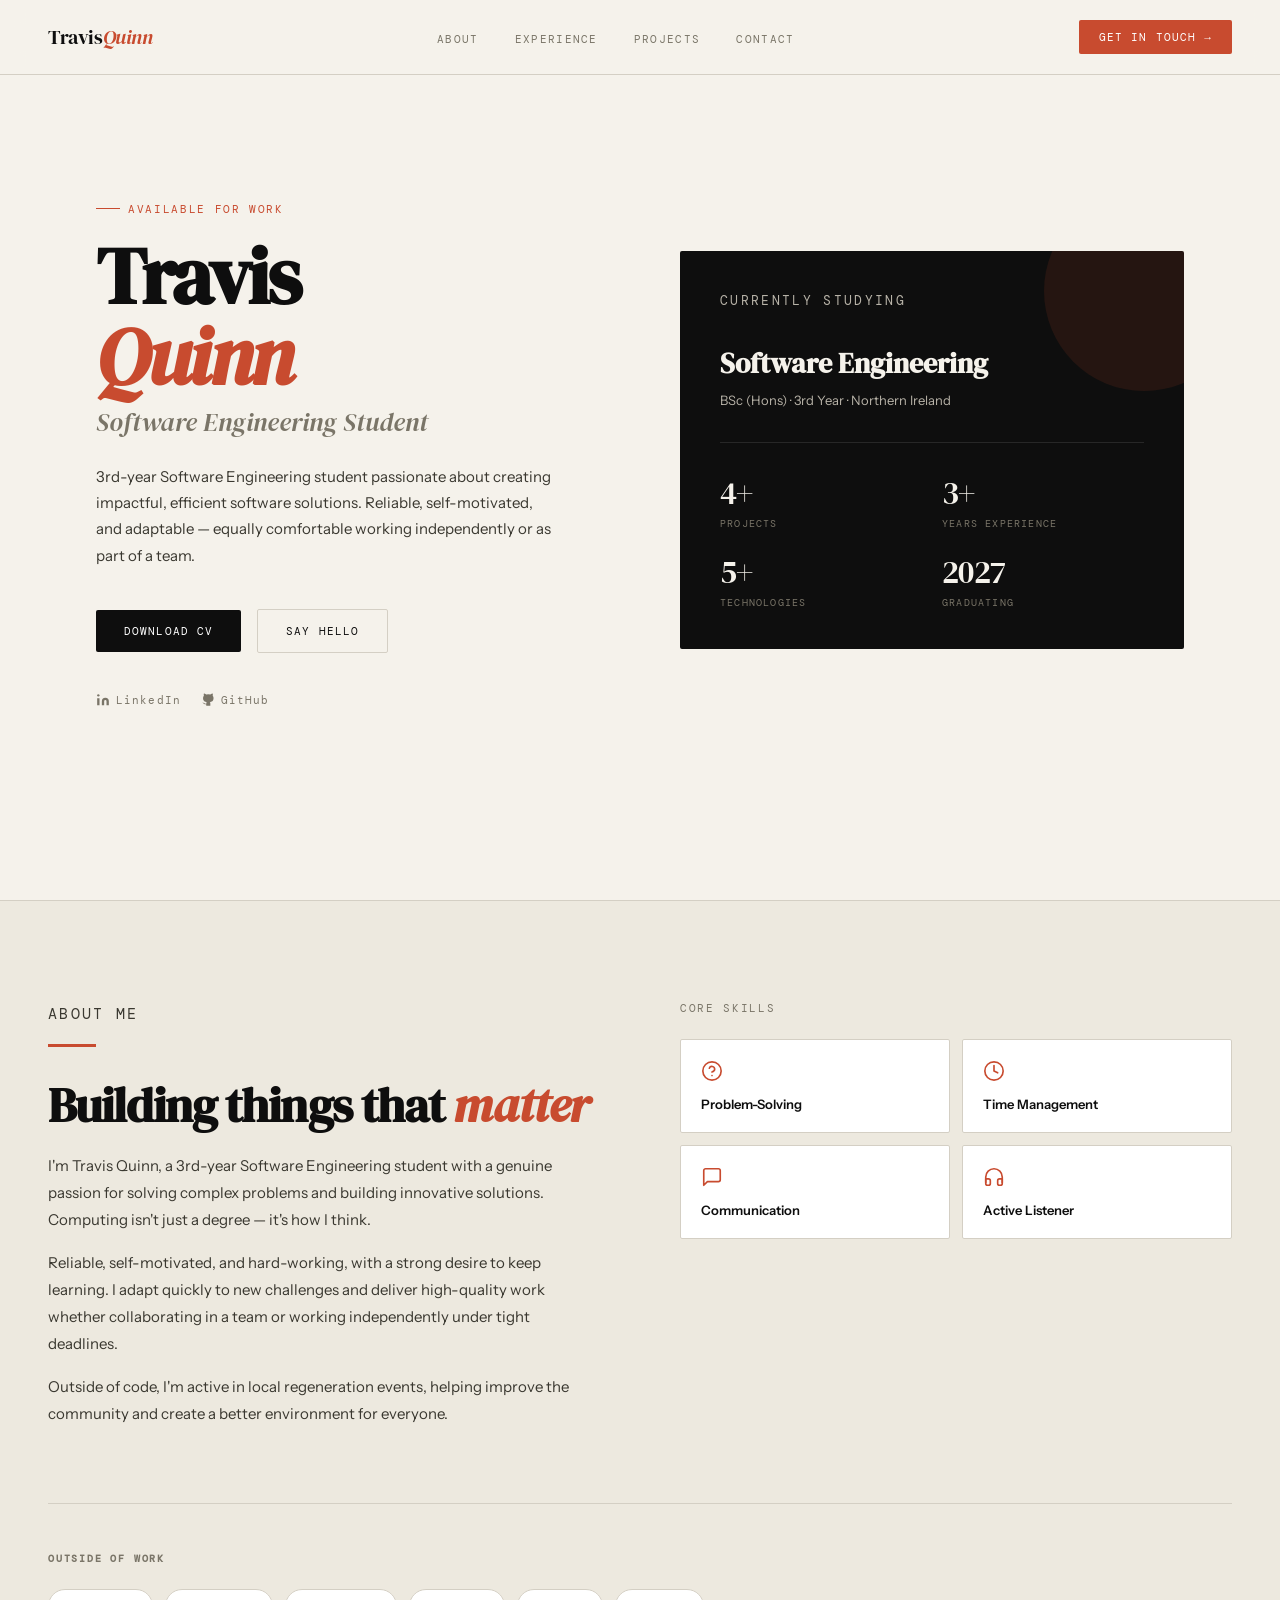
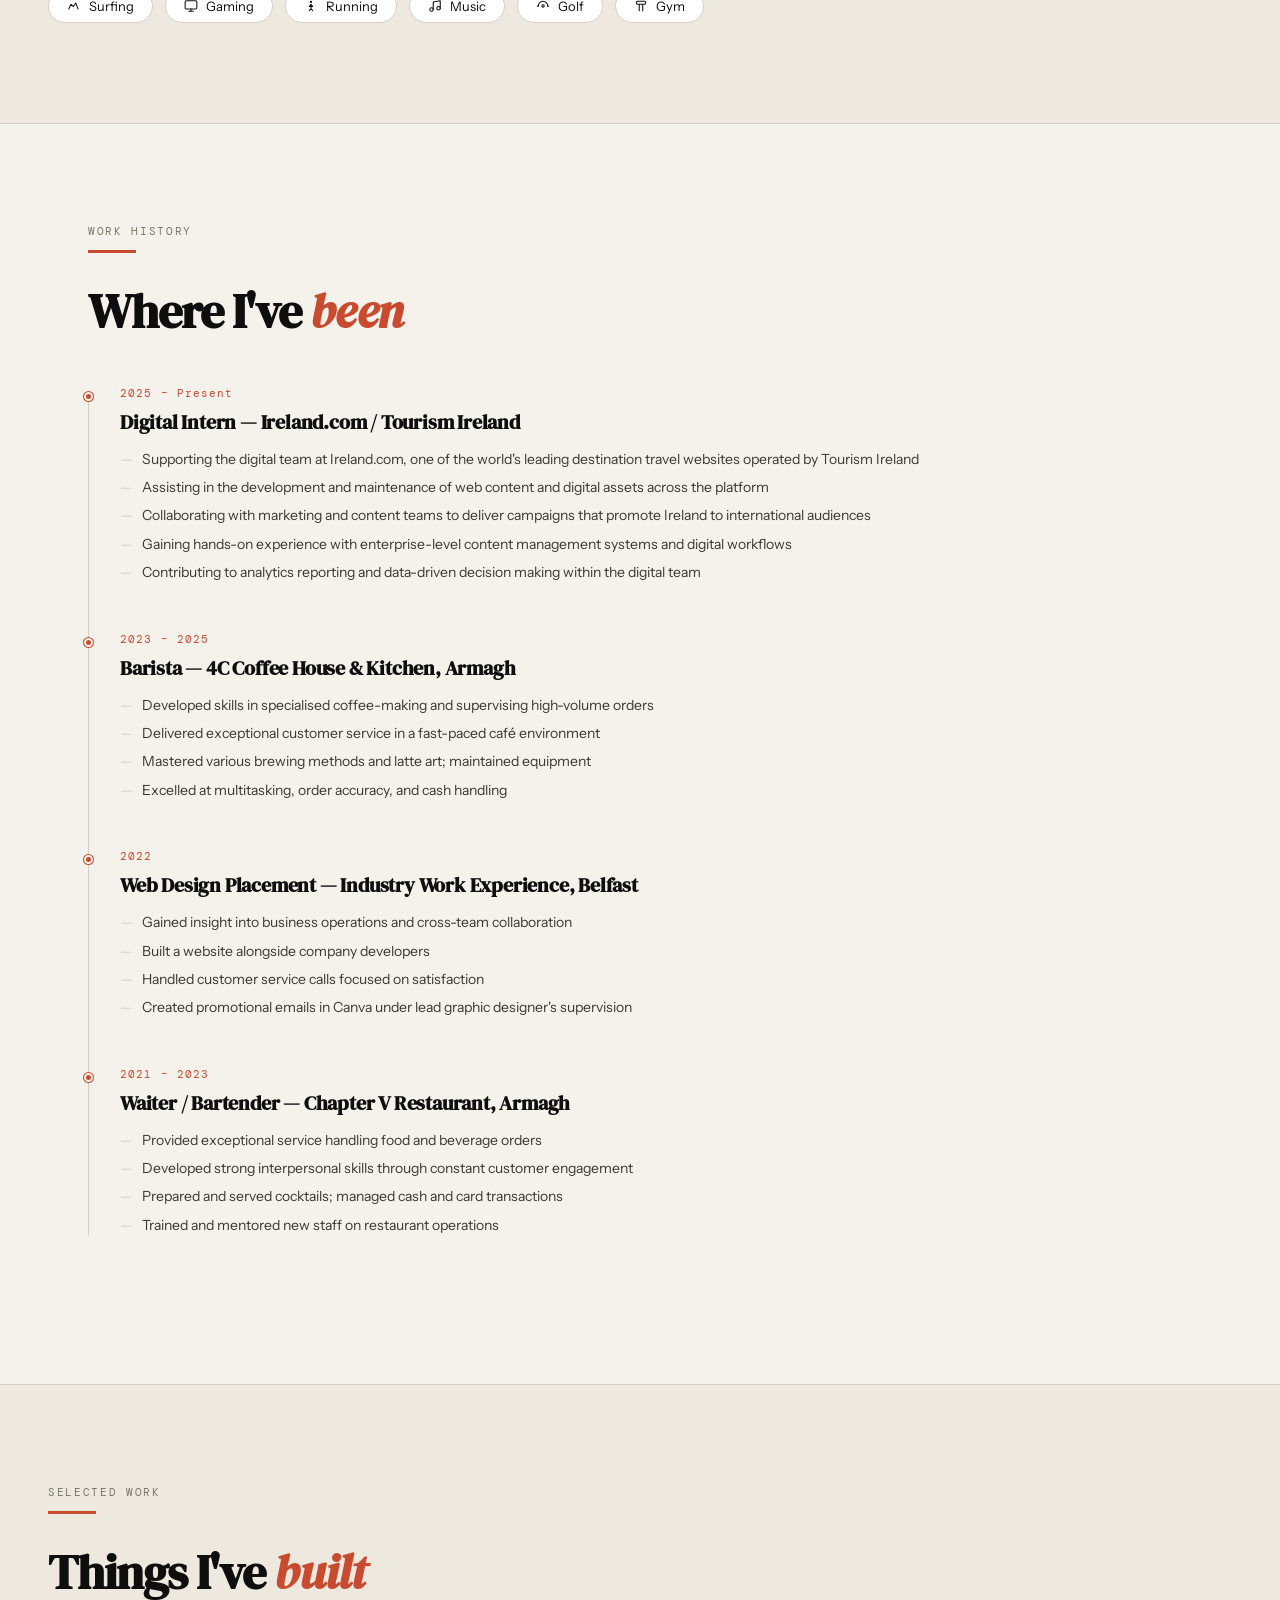
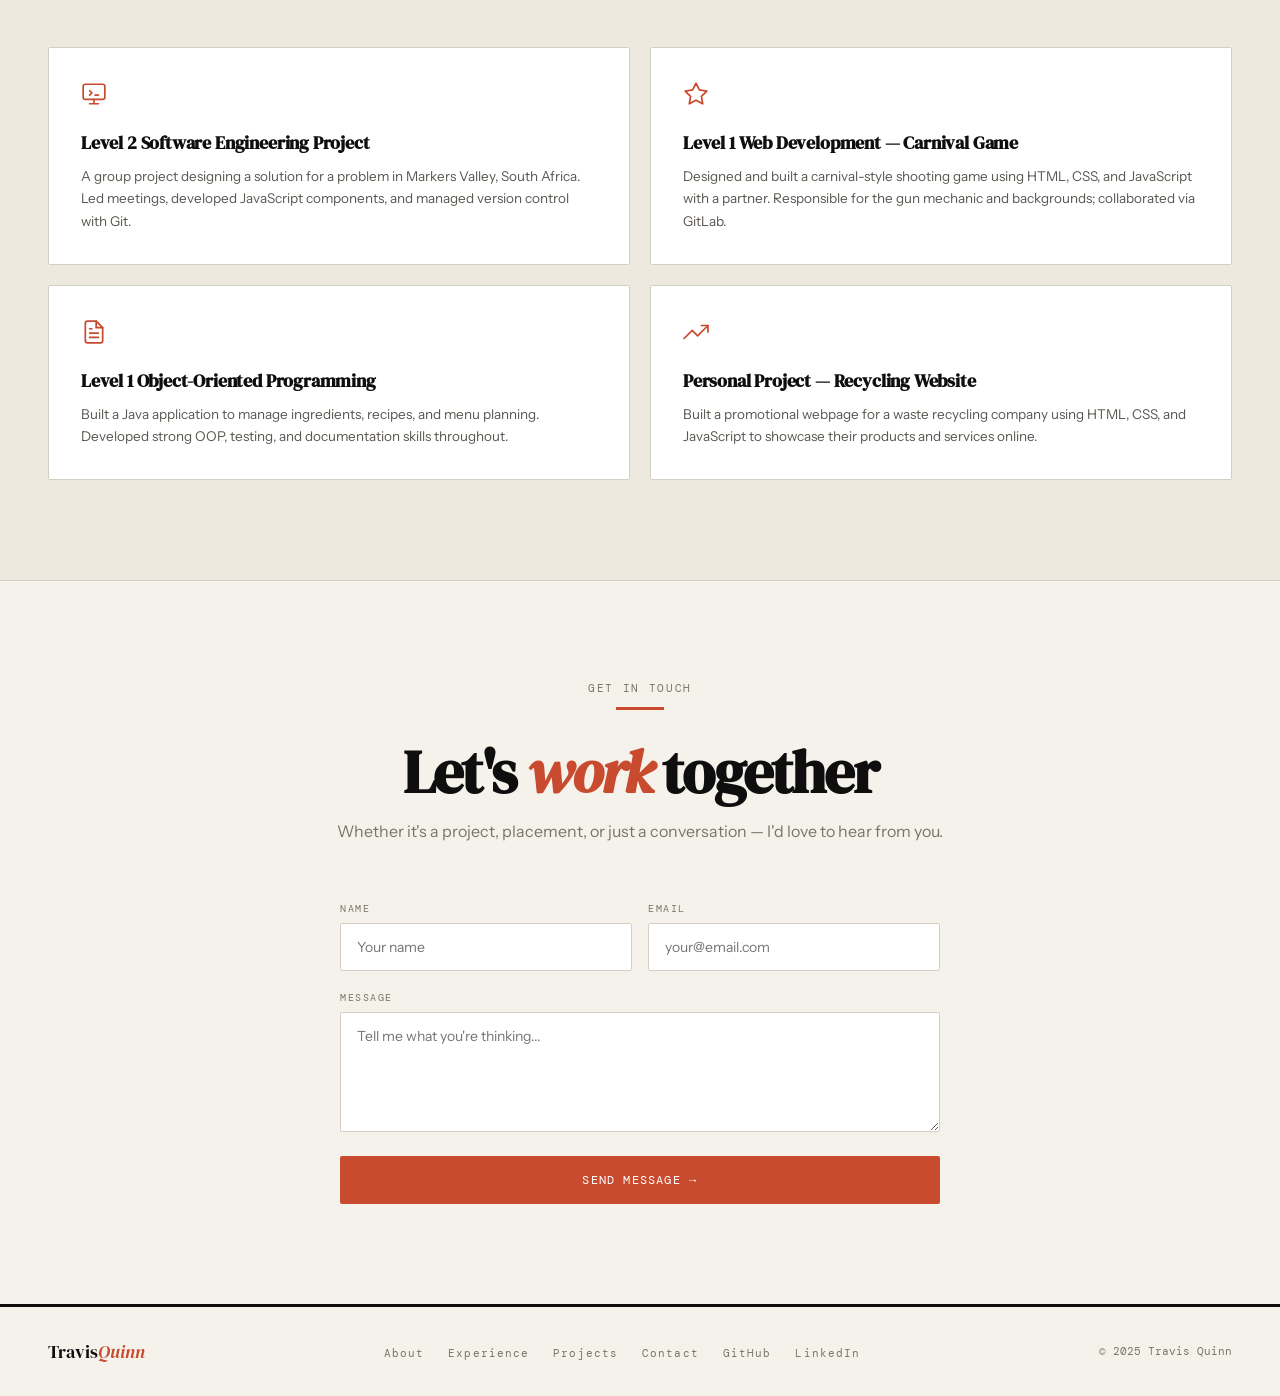
<file: index.html>
<!DOCTYPE html>
<html lang="en">
<head>
<meta charset="UTF-8">
<meta name="viewport" content="width=device-width, initial-scale=1.0">
<title>Travis Quinn — Software Engineer</title>
<link href="https://fonts.googleapis.com/css2?family=DM+Serif+Display:ital@0;1&family=DM+Mono:wght@300;400;500&family=Instrument+Sans:ital,wght@0,400;0,500;0,600;1,400&display=swap" rel="stylesheet">
<link rel="stylesheet" href="styles.css">
<script src="script.js" defer></script>
</head>
<body>

<!-- Nav -->
<nav>
  <a href="#" class="nav-logo">Travis<span>Quinn</span></a>
  <ul class="nav-links">
    <li><a href="#about">About</a></li>
    <li><a href="#experience">Experience</a></li>
    <li><a href="#projects">Projects</a></li>
    <li><a href="#contact">Contact</a></li>
  </ul>
  <a href="#contact" class="nav-cta">Get in touch →</a>
</nav>

<!-- Hero -->
<section style="padding-top: 0; padding-bottom: 0;">
  <div class="hero" style="padding: 0 48px;">
    <div class="hero-text">
      <div class="hero-tag">Available for work</div>
      <h1>Travis<br><em>Quinn</em></h1>
      <p class="hero-subtitle">Software Engineering Student</p>
      <p class="hero-bio">3rd-year Software Engineering student passionate about creating impactful, efficient software solutions. Reliable, self-motivated, and adaptable — equally comfortable working independently or as part of a team.</p>
      <div class="hero-actions">
        <a href="/documents/Travis_Quinn_CV.pdf" download class="btn-primary">Download CV</a>
        <a href="#contact" class="btn-outline">Say hello</a>
      </div>
      <div class="hero-socials">
        <a href="https://www.linkedin.com/in/travis-quinn-b08486244" target="_blank">
          <svg width="14" height="14" viewBox="0 0 24 24" fill="currentColor"><path d="M16 8a6 6 0 016 6v7h-4v-7a2 2 0 00-2-2 2 2 0 00-2 2v7h-4v-7a6 6 0 016-6zM2 9h4v12H2z"/><circle cx="4" cy="4" r="2"/></svg>
          LinkedIn
        </a>
        <a href="https://github.com/TravQuinn4" target="_blank">
          <svg width="14" height="14" viewBox="0 0 24 24" fill="currentColor"><path d="M9 19c-5 1.5-5-2.5-7-3m14 6v-3.87a3.37 3.37 0 00-.94-2.61c3.14-.35 6.44-1.54 6.44-7A5.44 5.44 0 0020 4.77 5.07 5.07 0 0019.91 1S18.73.65 16 2.48a13.38 13.38 0 00-7 0C6.27.65 5.09 1 5.09 1A5.07 5.07 0 005 4.77a5.44 5.44 0 00-1.5 3.78c0 5.42 3.3 6.61 6.44 7A3.37 3.37 0 009 18.13V22"/></svg>
          GitHub
        </a>
      </div>
    </div>

    <div class="hero-visual">
      <div class="hero-card">
        <p class="hero-card-label">Currently Studying</p>
        <h3>Software Engineering</h3>
        <p>BSc (Hons) · 3rd Year · Northern Ireland</p>
        <div class="stat-row">
          <div class="stat">
            <div class="stat-num">4+</div>
            <div class="stat-label">Projects</div>
          </div>
          <div class="stat">
            <div class="stat-num">3+</div>
            <div class="stat-label">Years Experience</div>
          </div>
          <div class="stat">
            <div class="stat-num">5+</div>
            <div class="stat-label">Technologies</div>
          </div>
          <div class="stat">
            <div class="stat-num">2027</div>
            <div class="stat-label">Graduating</div>
          </div>
        </div>
      </div>
    </div>
  </div>
</section>

<!-- About -->
<section id="about">
  <div class="about-inner">
    <div class="about-text reveal">
      <p class="eyebrow">About Me</p>
      <div class="section-rule"></div>
      <h2>Building things that <em>matter</em></h2>
      <p>I'm Travis Quinn, a 3rd-year Software Engineering student with a genuine passion for solving complex problems and building innovative solutions. Computing isn't just a degree — it's how I think.</p>
      <p>Reliable, self-motivated, and hard-working, with a strong desire to keep learning. I adapt quickly to new challenges and deliver high-quality work whether collaborating in a team or working independently under tight deadlines.</p>
      <p>Outside of code, I'm active in local regeneration events, helping improve the community and create a better environment for everyone.</p>
    </div>
    <div class="reveal" style="animation-delay: 0.15s;">
      <p class="eyebrow" style="margin-bottom: 24px;">Core Skills</p>
      <div class="skills-grid">
        <div class="skill-item">
          <div class="skill-icon">
            <svg width="22" height="22" viewBox="0 0 24 24" fill="none" stroke="var(--accent)" stroke-width="1.8" stroke-linecap="round" stroke-linejoin="round"><circle cx="12" cy="12" r="10"/><path d="M9.09 9a3 3 0 015.83 1c0 2-3 3-3 3"/><line x1="12" y1="17" x2="12.01" y2="17"/></svg>
          </div>
          <div class="skill-name">Problem-Solving</div>
        </div>
        <div class="skill-item">
          <div class="skill-icon">
            <svg width="22" height="22" viewBox="0 0 24 24" fill="none" stroke="var(--accent)" stroke-width="1.8" stroke-linecap="round" stroke-linejoin="round"><circle cx="12" cy="12" r="10"/><polyline points="12 6 12 12 16 14"/></svg>
          </div>
          <div class="skill-name">Time Management</div>
        </div>
        <div class="skill-item">
          <div class="skill-icon">
            <svg width="22" height="22" viewBox="0 0 24 24" fill="none" stroke="var(--accent)" stroke-width="1.8" stroke-linecap="round" stroke-linejoin="round"><path d="M21 15a2 2 0 01-2 2H7l-4 4V5a2 2 0 012-2h14a2 2 0 012 2z"/></svg>
          </div>
          <div class="skill-name">Communication</div>
        </div>
        <div class="skill-item">
          <div class="skill-icon">
            <svg width="22" height="22" viewBox="0 0 24 24" fill="none" stroke="var(--accent)" stroke-width="1.8" stroke-linecap="round" stroke-linejoin="round"><path d="M3 18v-6a9 9 0 0118 0v6"/><path d="M21 19a2 2 0 01-2 2h-1a2 2 0 01-2-2v-3a2 2 0 012-2h3zM3 19a2 2 0 002 2h1a2 2 0 002-2v-3a2 2 0 00-2-2H3z"/></svg>
          </div>
          <div class="skill-name">Active Listener</div>
        </div>
      </div>
    </div>
  </div>

  <div class="hobbies-strip reveal">
    <h3>Outside of Work</h3>
    <div class="hobby-list">
      <div class="hobby-pill">
        <svg width="14" height="14" viewBox="0 0 24 24" fill="none" stroke="currentColor" stroke-width="1.8" stroke-linecap="round" stroke-linejoin="round"><path d="M3 17l4-8 4 4 4-6 4 10"/></svg>
        Surfing
      </div>
      <div class="hobby-pill">
        <svg width="14" height="14" viewBox="0 0 24 24" fill="none" stroke="currentColor" stroke-width="1.8" stroke-linecap="round" stroke-linejoin="round"><rect x="2" y="3" width="20" height="14" rx="2"/><path d="M8 21h8M12 17v4"/></svg>
        Gaming
      </div>
      <div class="hobby-pill">
        <svg width="14" height="14" viewBox="0 0 24 24" fill="none" stroke="currentColor" stroke-width="1.8" stroke-linecap="round" stroke-linejoin="round"><circle cx="12" cy="5" r="1"/><path d="M9 20l3-3 3 3M12 17V9l-3 4h6l-3-4"/></svg>
        Running
      </div>
      <div class="hobby-pill">
        <svg width="14" height="14" viewBox="0 0 24 24" fill="none" stroke="currentColor" stroke-width="1.8" stroke-linecap="round" stroke-linejoin="round"><path d="M9 18V5l12-2v13"/><circle cx="6" cy="18" r="3"/><circle cx="18" cy="16" r="3"/></svg>
        Music
      </div>
      <div class="hobby-pill">
        <svg width="14" height="14" viewBox="0 0 24 24" fill="none" stroke="currentColor" stroke-width="1.8" stroke-linecap="round" stroke-linejoin="round"><circle cx="12" cy="12" r="2"/><path d="M4 12a8 8 0 1116 0"/><path d="M2 12h2M20 12h2"/></svg>
        Golf
      </div>
      <div class="hobby-pill">
        <svg width="14" height="14" viewBox="0 0 24 24" fill="none" stroke="currentColor" stroke-width="1.8" stroke-linecap="round" stroke-linejoin="round"><path d="M6 4h12M6 4a2 2 0 00-2 2v1a2 2 0 002 2h12a2 2 0 002-2V6a2 2 0 00-2-2M9 9v11M15 9v11"/></svg>
        Gym
      </div>
    </div>
  </div>
</section>

<!-- Experience -->
<section id="experience" style="padding: 100px 48px;">
  <div style="max-width: 1200px; margin: 0 auto;">
    <p class="eyebrow reveal">Work History</p>
    <div class="section-rule reveal"></div>
    <h2 style="font-family:'DM Serif Display',serif; font-size: clamp(32px,4vw,48px); letter-spacing:-0.02em; margin-bottom:48px; line-height:1.1;" class="reveal">Where I've <em style="font-style:italic;color:var(--accent)">been</em></h2>

    <div class="timeline">

      <div class="timeline-item reveal">
        <div class="timeline-date">2025 – Present</div>
        <h3>Digital Intern — Ireland.com / Tourism Ireland</h3>
        <ul>
          <li>Supporting the digital team at Ireland.com, one of the world's leading destination travel websites operated by Tourism Ireland</li>
          <li>Assisting in the development and maintenance of web content and digital assets across the platform</li>
          <li>Collaborating with marketing and content teams to deliver campaigns that promote Ireland to international audiences</li>
          <li>Gaining hands-on experience with enterprise-level content management systems and digital workflows</li>
          <li>Contributing to analytics reporting and data-driven decision making within the digital team</li>
        </ul>
      </div>

      <div class="timeline-item reveal">
        <div class="timeline-date">2023 – 2025</div>
        <h3>Barista — 4C Coffee House & Kitchen, Armagh</h3>
        <ul>
          <li>Developed skills in specialised coffee-making and supervising high-volume orders</li>
          <li>Delivered exceptional customer service in a fast-paced café environment</li>
          <li>Mastered various brewing methods and latte art; maintained equipment</li>
          <li>Excelled at multitasking, order accuracy, and cash handling</li>
        </ul>
      </div>

      <div class="timeline-item reveal">
        <div class="timeline-date">2022</div>
        <h3>Web Design Placement — Industry Work Experience, Belfast</h3>
        <ul>
          <li>Gained insight into business operations and cross-team collaboration</li>
          <li>Built a website alongside company developers</li>
          <li>Handled customer service calls focused on satisfaction</li>
          <li>Created promotional emails in Canva under lead graphic designer's supervision</li>
        </ul>
      </div>

      <div class="timeline-item reveal">
        <div class="timeline-date">2021 – 2023</div>
        <h3>Waiter / Bartender — Chapter V Restaurant, Armagh</h3>
        <ul>
          <li>Provided exceptional service handling food and beverage orders</li>
          <li>Developed strong interpersonal skills through constant customer engagement</li>
          <li>Prepared and served cocktails; managed cash and card transactions</li>
          <li>Trained and mentored new staff on restaurant operations</li>
        </ul>
      </div>

    </div>
  </div>
</section>

<!-- Projects -->
<section id="projects">
  <div class="projects-inner">
    <p class="eyebrow reveal">Selected Work</p>
    <div class="section-rule reveal"></div>
    <h2 class="reveal">Things I've <em>built</em></h2>

    <div class="project-grid">

      <div class="project-card reveal">
        <span class="project-icon">
          <svg width="26" height="26" viewBox="0 0 24 24" fill="none" stroke="var(--accent)" stroke-width="1.6" stroke-linecap="round" stroke-linejoin="round"><rect x="2" y="3" width="20" height="14" rx="2"/><path d="M8 21h8M12 17v4"/><path d="M8 9l2 2-2 2M13 13h3"/></svg>
        </span>
        <h3>Level 2 Software Engineering Project</h3>
        <p>A group project designing a solution for a problem in Markers Valley, South Africa. Led meetings, developed JavaScript components, and managed version control with Git.</p>
      </div>

      <div class="project-card reveal">
        <span class="project-icon">
          <svg width="26" height="26" viewBox="0 0 24 24" fill="none" stroke="var(--accent)" stroke-width="1.6" stroke-linecap="round" stroke-linejoin="round"><polygon points="12 2 15.09 8.26 22 9.27 17 14.14 18.18 21.02 12 17.77 5.82 21.02 7 14.14 2 9.27 8.91 8.26 12 2"/></svg>
        </span>
        <h3>Level 1 Web Development — Carnival Game</h3>
        <p>Designed and built a carnival-style shooting game using HTML, CSS, and JavaScript with a partner. Responsible for the gun mechanic and backgrounds; collaborated via GitLab.</p>
      </div>

      <div class="project-card reveal">
        <span class="project-icon">
          <svg width="26" height="26" viewBox="0 0 24 24" fill="none" stroke="var(--accent)" stroke-width="1.6" stroke-linecap="round" stroke-linejoin="round"><path d="M14 2H6a2 2 0 00-2 2v16a2 2 0 002 2h12a2 2 0 002-2V8z"/><polyline points="14 2 14 8 20 8"/><line x1="16" y1="13" x2="8" y2="13"/><line x1="16" y1="17" x2="8" y2="17"/><polyline points="10 9 9 9 8 9"/></svg>
        </span>
        <h3>Level 1 Object-Oriented Programming</h3>
        <p>Built a Java application to manage ingredients, recipes, and menu planning. Developed strong OOP, testing, and documentation skills throughout.</p>
      </div>

      <div class="project-card reveal">
        <span class="project-icon">
          <svg width="26" height="26" viewBox="0 0 24 24" fill="none" stroke="var(--accent)" stroke-width="1.6" stroke-linecap="round" stroke-linejoin="round"><polyline points="23 6 13.5 15.5 8.5 10.5 1 18"/><polyline points="17 6 23 6 23 12"/></svg>
        </span>
        <h3>Personal Project — Recycling Website</h3>
        <p>Built a promotional webpage for a waste recycling company using HTML, CSS, and JavaScript to showcase their products and services online.</p>
      </div>

    </div>
  </div>
</section>

<!-- Contact -->
<section id="contact">
  <p class="eyebrow reveal">Get in Touch</p>
  <div class="section-rule reveal" style="margin: 0 auto 32px;"></div>
  <h2 class="reveal">Let's <em>work</em> together</h2>
  <p class="lead reveal">Whether it's a project, placement, or just a conversation — I'd love to hear from you.</p>

  <form class="contact-form reveal" id="contact-form">
    <div class="form-row">
      <div class="form-group">
        <label for="name">Name</label>
        <input type="text" id="name" name="name" placeholder="Your name" required>
      </div>
      <div class="form-group">
        <label for="email">Email</label>
        <input type="email" id="email" name="email" placeholder="your@email.com" required>
      </div>
    </div>
    <div class="form-group">
      <label for="message">Message</label>
      <textarea id="message" name="message" rows="5" placeholder="Tell me what you're thinking..." required></textarea>
    </div>
    <button type="submit" class="form-submit">Send Message →</button>
    <div id="form-feedback">Thanks for reaching out — I'll get back to you soon.</div>
  </form>
</section>

<!-- Footer -->
<footer>
  <div class="footer-brand">Travis<span>Quinn</span></div>
  <ul class="footer-links">
    <li><a href="#about">About</a></li>
    <li><a href="#experience">Experience</a></li>
    <li><a href="#projects">Projects</a></li>
    <li><a href="#contact">Contact</a></li>
    <li><a href="https://github.com/TravQuinn4" target="_blank">GitHub</a></li>
    <li><a href="https://www.linkedin.com/in/travis-quinn-b08486244" target="_blank">LinkedIn</a></li>
  </ul>
  <p class="footer-copy">© 2025 Travis Quinn</p>
</footer>
</body>
</html>
</file>
<file: styles.css>
*, *::before, *::after { box-sizing: border-box; margin: 0; padding: 0; }

:root {
  --ink:    #0e0e0e;
  --paper:  #f5f2eb;
  --cream:  #ede9df;
  --accent: #c84b2f;
  --gold:   #b89a5a;
  --muted:  #7a7568;
  --rule:   #d4cfc4;
  --white:  #ffffff;
}

html { scroll-behavior: smooth; }

body {
  background: var(--paper);
  color: var(--ink);
  font-family: 'Instrument Sans', sans-serif;
  overflow-x: hidden;
}

/* ── Nav ── */
nav {
  position: fixed;
  top: 0; left: 0; right: 0;
  z-index: 100;
  display: flex;
  justify-content: space-between;
  align-items: center;
  padding: 20px 48px;
  background: rgba(245,242,235,0.92);
  backdrop-filter: blur(12px);
  border-bottom: 1px solid var(--rule);
  transition: padding 0.3s;
}

.nav-logo {
  font-family: 'DM Serif Display', serif;
  font-size: 20px;
  letter-spacing: -0.02em;
  color: var(--ink);
  text-decoration: none;
}

.nav-logo span { color: var(--accent); font-style: italic; }

.nav-links {
  display: flex;
  gap: 36px;
  list-style: none;
}

.nav-links a {
  font-family: 'DM Mono', monospace;
  font-size: 11px;
  letter-spacing: 0.12em;
  text-transform: uppercase;
  color: var(--muted);
  text-decoration: none;
  transition: color 0.2s;
}

.nav-links a:hover { color: var(--accent); }

.nav-cta {
  font-family: 'DM Mono', monospace;
  font-size: 11px;
  letter-spacing: 0.1em;
  text-transform: uppercase;
  color: var(--white);
  background: var(--accent);
  padding: 10px 20px;
  border-radius: 2px;
  text-decoration: none;
  transition: background 0.2s;
}

.nav-cta:hover { background: #a83a20; }

/* ── Sections shared ── */
section { padding: 100px 48px; }

.eyebrow {
  font-family: 'DM Mono', monospace;
  font-size: 11px;
  letter-spacing: 0.15em;
  text-transform: uppercase;
  color: var(--muted);
  margin-bottom: 12px;
}

.section-rule {
  width: 48px;
  height: 3px;
  background: var(--accent);
  margin-bottom: 32px;
}

/* ── Hero ── */
.hero {
  min-height: 100vh;
  display: grid;
  grid-template-columns: 1fr 1fr;
  align-items: center;
  gap: 80px;
  padding-top: 120px;
  max-width: 1200px;
  margin: 0 auto;
}

.hero-text { animation: fadeUp 0.8s ease both; }

.hero-tag {
  display: inline-flex;
  align-items: center;
  gap: 8px;
  font-family: 'DM Mono', monospace;
  font-size: 11px;
  letter-spacing: 0.15em;
  text-transform: uppercase;
  color: var(--accent);
  margin-bottom: 20px;
}

.hero-tag::before {
  content: '';
  width: 24px;
  height: 1px;
  background: var(--accent);
}

.hero h1 {
  font-family: 'DM Serif Display', serif;
  font-size: clamp(48px, 7vw, 80px);
  line-height: 1.0;
  letter-spacing: -0.03em;
  margin-bottom: 8px;
}

.hero h1 em {
  font-style: italic;
  color: var(--accent);
}

.hero-subtitle {
  font-family: 'DM Serif Display', serif;
  font-size: clamp(18px, 2.5vw, 26px);
  color: var(--muted);
  font-style: italic;
  margin-bottom: 24px;
}

.hero-bio {
  font-size: 15px;
  line-height: 1.75;
  color: #3a3830;
  max-width: 460px;
  margin-bottom: 40px;
}

.hero-actions {
  display: flex;
  gap: 16px;
  flex-wrap: wrap;
  align-items: center;
  margin-bottom: 40px;
}

.btn-primary {
  font-family: 'DM Mono', monospace;
  font-size: 11px;
  letter-spacing: 0.1em;
  text-transform: uppercase;
  color: var(--white);
  background: var(--ink);
  padding: 14px 28px;
  border-radius: 2px;
  text-decoration: none;
  transition: background 0.2s, transform 0.15s;
}

.btn-primary:hover { background: var(--accent); transform: translateY(-1px); }

.btn-outline {
  font-family: 'DM Mono', monospace;
  font-size: 11px;
  letter-spacing: 0.1em;
  text-transform: uppercase;
  color: var(--ink);
  border: 1px solid var(--rule);
  padding: 14px 28px;
  border-radius: 2px;
  text-decoration: none;
  transition: border-color 0.2s, color 0.2s;
}

.btn-outline:hover { border-color: var(--ink); }

.hero-socials {
  display: flex;
  gap: 20px;
}

.hero-socials a {
  font-family: 'DM Mono', monospace;
  font-size: 11px;
  letter-spacing: 0.1em;
  color: var(--muted);
  text-decoration: none;
  display: flex;
  align-items: center;
  gap: 6px;
  transition: color 0.2s;
}

.hero-socials a:hover { color: var(--accent); }

/* Hero visual panel */
.hero-visual {
  animation: fadeUp 0.8s 0.2s ease both;
  position: relative;
}

.hero-card {
  background: var(--ink);
  border-radius: 2px;
  padding: 40px;
  color: var(--paper);
  position: relative;
  overflow: hidden;
}

.hero-card::before {
  content: '';
  position: absolute;
  top: -60px; right: -60px;
  width: 200px; height: 200px;
  border-radius: 50%;
  background: var(--accent);
  opacity: 0.12;
}

.hero-card-label {
  font-family: 'DM Mono', monospace;
  font-size: 10px;
  letter-spacing: 0.18em;
  text-transform: uppercase;
  color: var(--gold);
  margin-bottom: 20px;
}

.hero-card h3 {
  font-family: 'DM Serif Display', serif;
  font-size: 28px;
  margin-bottom: 8px;
}

.hero-card p {
  font-size: 13px;
  color: #b8b3a8;
  margin-bottom: 32px;
  line-height: 1.6;
}

.stat-row {
  display: grid;
  grid-template-columns: 1fr 1fr;
  gap: 20px;
  border-top: 1px solid rgba(255,255,255,0.1);
  padding-top: 28px;
}

.stat { }
.stat-num {
  font-family: 'DM Serif Display', serif;
  font-size: 32px;
  letter-spacing: -0.02em;
  color: var(--paper);
}
.stat-label {
  font-family: 'DM Mono', monospace;
  font-size: 10px;
  letter-spacing: 0.12em;
  text-transform: uppercase;
  color: var(--muted);
  margin-top: 2px;
}

.hero-card-tag {
  position: absolute;
  bottom: 40px; right: 40px;
  background: var(--accent);
  color: white;
  font-family: 'DM Mono', monospace;
  font-size: 9px;
  letter-spacing: 0.12em;
  text-transform: uppercase;
  padding: 4px 10px;
  border-radius: 2px;
}

/* ── About ── */
#about {
  background: var(--cream);
  border-top: 1px solid var(--rule);
  border-bottom: 1px solid var(--rule);
}

.about-inner {
  max-width: 1200px;
  margin: 0 auto;
  display: grid;
  grid-template-columns: 1fr 1fr;
  gap: 80px;
  align-items: start;
}

.about-text h2 {
  font-family: 'DM Serif Display', serif;
  font-size: clamp(32px, 4vw, 48px);
  letter-spacing: -0.02em;
  margin-bottom: 20px;
  line-height: 1.1;
}

.about-text h2 em { font-style: italic; color: var(--accent); }

.about-text p {
  font-size: 15px;
  line-height: 1.8;
  color: #3a3830;
  margin-bottom: 16px;
}

.skills-grid {
  display: grid;
  grid-template-columns: 1fr 1fr;
  gap: 12px;
}

.skill-item {
  background: var(--white);
  border: 1px solid var(--rule);
  border-radius: 2px;
  padding: 20px;
  transition: border-color 0.2s, box-shadow 0.2s;
}

.skill-item:hover {
  border-color: var(--gold);
  box-shadow: 3px 3px 0 var(--gold);
}

.skill-icon { font-size: 22px; margin-bottom: 8px; }

.skill-name {
  font-size: 13px;
  font-weight: 600;
  color: var(--ink);
}

/* Hobbies */
.hobbies-strip {
  max-width: 1200px;
  margin: 60px auto 0;
  border-top: 1px solid var(--rule);
  padding-top: 48px;
}

.hobbies-strip h3 {
  font-family: 'DM Mono', monospace;
  font-size: 10px;
  letter-spacing: 0.18em;
  text-transform: uppercase;
  color: var(--muted);
  margin-bottom: 24px;
}

.hobby-list {
  display: flex;
  flex-wrap: wrap;
  gap: 12px;
}

.hobby-pill {
  display: flex;
  align-items: center;
  gap: 8px;
  background: var(--white);
  border: 1px solid var(--rule);
  border-radius: 100px;
  padding: 8px 18px;
  font-size: 13px;
  color: var(--ink);
  transition: border-color 0.2s;
}

.hobby-pill:hover { border-color: var(--accent); }

/* ── Experience ── */
#experience { max-width: 1200px; margin: 0 auto; }

#experience h2 {
  font-family: 'DM Serif Display', serif;
  font-size: clamp(32px, 4vw, 48px);
  letter-spacing: -0.02em;
  margin-bottom: 48px;
  line-height: 1.1;
}

#experience h2 em { font-style: italic; color: var(--accent); }

.timeline {
  position: relative;
  padding-left: 32px;
}

.timeline::before {
  content: '';
  position: absolute;
  left: 0; top: 8px; bottom: 0;
  width: 1px;
  background: var(--rule);
}

.timeline-item {
  position: relative;
  margin-bottom: 48px;
  animation: fadeUp 0.6s ease both;
}

.timeline-item::before {
  content: '';
  position: absolute;
  left: -36px;
  top: 6px;
  width: 9px; height: 9px;
  border-radius: 50%;
  background: var(--accent);
  border: 2px solid var(--paper);
  box-shadow: 0 0 0 1px var(--accent);
}

.timeline-date {
  font-family: 'DM Mono', monospace;
  font-size: 11px;
  letter-spacing: 0.1em;
  color: var(--accent);
  margin-bottom: 8px;
}

.timeline-item h3 {
  font-family: 'DM Serif Display', serif;
  font-size: 20px;
  margin-bottom: 12px;
  letter-spacing: -0.01em;
}

.timeline-item ul {
  list-style: none;
  display: flex;
  flex-direction: column;
  gap: 6px;
}

.timeline-item ul li {
  font-size: 14px;
  line-height: 1.6;
  color: #3a3830;
  display: flex;
  gap: 10px;
}

.timeline-item ul li::before {
  content: '—';
  color: var(--rule);
  flex-shrink: 0;
}

/* ── Projects ── */
#projects {
  background: var(--cream);
  border-top: 1px solid var(--rule);
  border-bottom: 1px solid var(--rule);
}

.projects-inner { max-width: 1200px; margin: 0 auto; }

.projects-inner h2 {
  font-family: 'DM Serif Display', serif;
  font-size: clamp(32px, 4vw, 48px);
  letter-spacing: -0.02em;
  margin-bottom: 48px;
  line-height: 1.1;
}

.projects-inner h2 em { font-style: italic; color: var(--accent); }

.project-grid {
  display: grid;
  grid-template-columns: 1fr 1fr;
  gap: 20px;
}

.project-card {
  background: var(--white);
  border: 1px solid var(--rule);
  border-radius: 2px;
  padding: 32px;
  transition: border-color 0.2s, box-shadow 0.2s, transform 0.2s;
  position: relative;
  overflow: hidden;
}

.project-card::after {
  content: '';
  position: absolute;
  bottom: 0; left: 0; right: 0;
  height: 2px;
  background: var(--accent);
  transform: scaleX(0);
  transform-origin: left;
  transition: transform 0.3s;
}

.project-card:hover {
  border-color: var(--gold);
  box-shadow: 4px 4px 0 var(--gold);
  transform: translateY(-2px);
}

.project-card:hover::after { transform: scaleX(1); }

.project-icon {
  font-size: 28px;
  margin-bottom: 16px;
  display: block;
}

.project-card h3 {
  font-family: 'DM Serif Display', serif;
  font-size: 18px;
  margin-bottom: 10px;
  letter-spacing: -0.01em;
}

.project-card p {
  font-size: 13.5px;
  line-height: 1.65;
  color: #5a5650;
}

/* ── Contact ── */
#contact { max-width: 900px; margin: 0 auto; text-align: center; }

#contact h2 {
  font-family: 'DM Serif Display', serif;
  font-size: clamp(36px, 5vw, 60px);
  letter-spacing: -0.03em;
  margin-bottom: 16px;
  line-height: 1.0;
}

#contact h2 em { font-style: italic; color: var(--accent); }

#contact .lead {
  font-size: 16px;
  color: var(--muted);
  margin-bottom: 56px;
  line-height: 1.7;
}

.contact-form {
  text-align: left;
  max-width: 600px;
  margin: 0 auto;
}

.form-row { display: grid; grid-template-columns: 1fr 1fr; gap: 16px; }

.form-group { margin-bottom: 20px; }

.form-group label {
  display: block;
  font-family: 'DM Mono', monospace;
  font-size: 10px;
  letter-spacing: 0.15em;
  text-transform: uppercase;
  color: var(--muted);
  margin-bottom: 8px;
}

.form-group input,
.form-group textarea {
  width: 100%;
  background: var(--white);
  border: 1px solid var(--rule);
  border-radius: 2px;
  padding: 14px 16px;
  font-family: 'Instrument Sans', sans-serif;
  font-size: 14px;
  color: var(--ink);
  outline: none;
  transition: border-color 0.2s;
  resize: vertical;
}

.form-group input:focus,
.form-group textarea:focus {
  border-color: var(--accent);
}

.form-submit {
  width: 100%;
  background: var(--accent);
  color: white;
  font-family: 'DM Mono', monospace;
  font-size: 12px;
  letter-spacing: 0.1em;
  text-transform: uppercase;
  padding: 16px;
  border: none;
  border-radius: 2px;
  cursor: pointer;
  transition: background 0.2s, transform 0.15s;
}

.form-submit:hover { background: #a83a20; transform: translateY(-1px); }

#form-feedback {
  display: none;
  text-align: center;
  margin-top: 24px;
  font-family: 'DM Mono', monospace;
  font-size: 13px;
  color: var(--accent);
  padding: 16px;
  border: 1px solid var(--rule);
  border-radius: 2px;
  background: var(--cream);
}

/* ── Footer ── */
footer {
  border-top: 3px solid var(--ink);
  padding: 32px 48px;
  display: flex;
  justify-content: space-between;
  align-items: center;
  gap: 20px;
  flex-wrap: wrap;
}

.footer-brand {
  font-family: 'DM Serif Display', serif;
  font-size: 18px;
}

.footer-brand span { color: var(--accent); font-style: italic; }

.footer-links {
  display: flex;
  gap: 24px;
  list-style: none;
}

.footer-links a {
  font-family: 'DM Mono', monospace;
  font-size: 11px;
  letter-spacing: 0.1em;
  color: var(--muted);
  text-decoration: none;
  transition: color 0.2s;
}

.footer-links a:hover { color: var(--accent); }

.footer-copy {
  font-family: 'DM Mono', monospace;
  font-size: 11px;
  color: var(--muted);
}

/* ── Animations ── */
@keyframes fadeUp {
  from { opacity: 0; transform: translateY(24px); }
  to   { opacity: 1; transform: translateY(0); }
}

.reveal {
  opacity: 0;
  transform: translateY(24px);
  transition: opacity 0.6s ease, transform 0.6s ease;
}

.reveal.visible {
  opacity: 1;
  transform: translateY(0);
}

/* ── Responsive ── */
@media (max-width: 900px) {
  nav { padding: 16px 24px; }
  .nav-links { display: none; }
  section { padding: 80px 24px; }
  footer { padding: 24px; }

  .hero { grid-template-columns: 1fr; gap: 48px; padding-top: 100px; }
  .hero-visual { order: -1; }
  .hero-card { padding: 28px; }

  .about-inner { grid-template-columns: 1fr; gap: 48px; }
  .project-grid { grid-template-columns: 1fr; }
  .form-row { grid-template-columns: 1fr; }
  .footer-links { display: none; }
}
</file>
